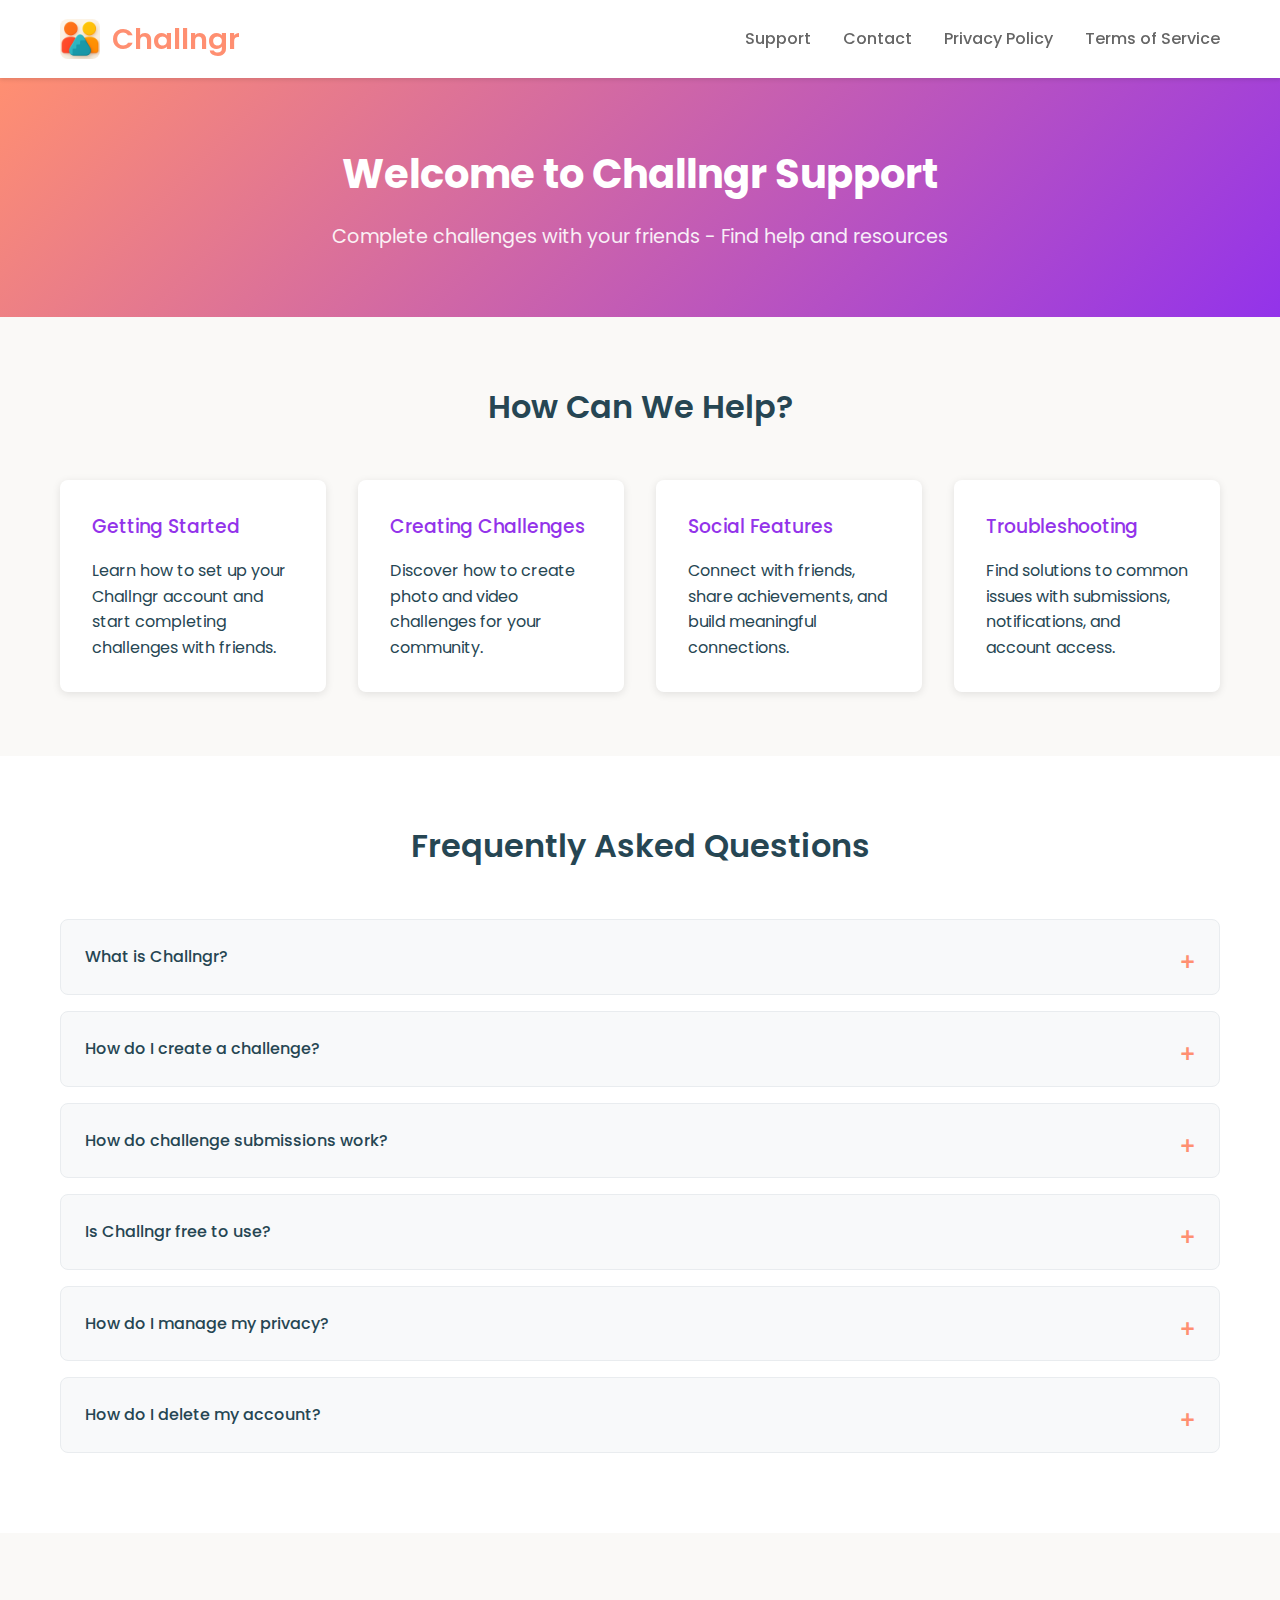
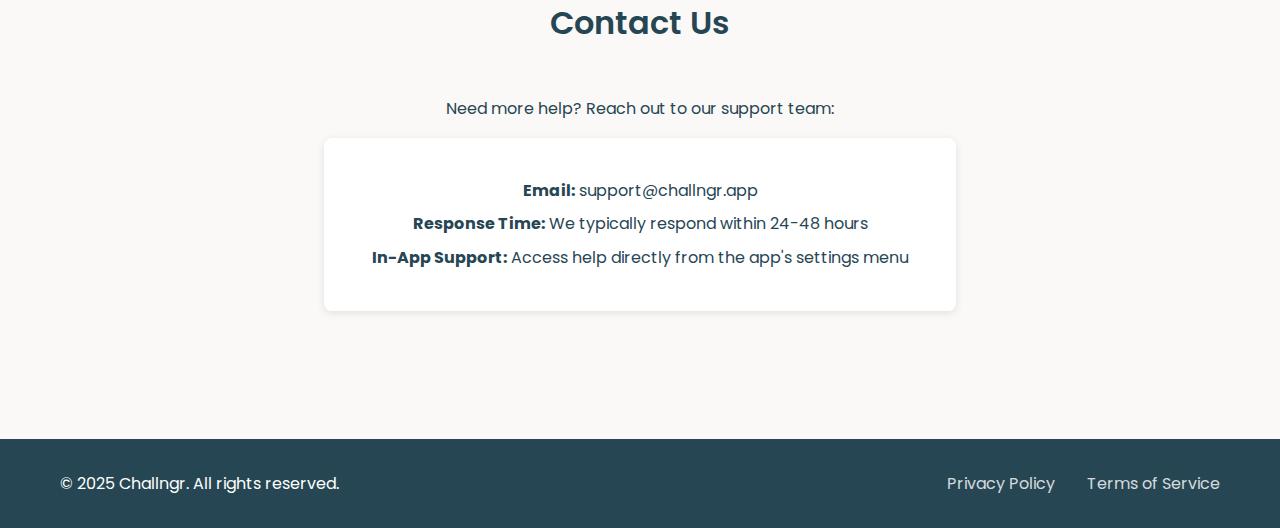
<file: index.html>
<!DOCTYPE html>
<html lang="en">
<head>
    <meta charset="UTF-8">
    <meta name="viewport" content="width=device-width, initial-scale=1.0">
    <title>Challngr - Support</title>
    <link rel="stylesheet" href="styles.css">
    <link rel="icon" type="image/png" href="favicon.png">
    <link rel="preconnect" href="https://fonts.googleapis.com">
    <link rel="preconnect" href="https://fonts.gstatic.com" crossorigin>
    <link href="https://fonts.googleapis.com/css2?family=Poppins:wght@400;500;600;700&display=swap" rel="stylesheet">
</head>
<body>
    <header>
        <div class="container">
            <div class="logo">
                <img src="icon.png" alt="Challngr Logo" width="40" height="40">
                <h1>Challngr</h1>
            </div>
            <nav>
                <a href="#support">Support</a>
                <a href="#contact">Contact</a>
                <a href="privacy.html">Privacy Policy</a>
                <a href="terms.html">Terms of Service</a>
            </nav>
        </div>
    </header>

    <main>
        <section id="hero" class="hero">
            <div class="container">
                <h2>Welcome to Challngr Support</h2>
                <p>Complete challenges with your friends - Find help and resources</p>
            </div>
        </section>

        <section id="support" class="support">
            <div class="container">
                <h2>How Can We Help?</h2>
                <div class="support-grid">
                    <div class="support-card">
                        <h3>Getting Started</h3>
                        <p>Learn how to set up your Challngr account and start completing challenges with friends.</p>
                    </div>
                    <div class="support-card">
                        <h3>Creating Challenges</h3>
                        <p>Discover how to create photo and video challenges for your community.</p>
                    </div>
                    <div class="support-card">
                        <h3>Social Features</h3>
                        <p>Connect with friends, share achievements, and build meaningful connections.</p>
                    </div>
                    <div class="support-card">
                        <h3>Troubleshooting</h3>
                        <p>Find solutions to common issues with submissions, notifications, and account access.</p>
                    </div>
                </div>
            </div>
        </section>

        <section id="faq" class="faq">
            <div class="container">
                <h2>Frequently Asked Questions</h2>
                <details>
                    <summary>What is Challngr?</summary>
                    <p>Challngr is a community-driven challenge platform that empowers users to engage in meaningful activities through photo and video challenges with friends.</p>
                </details>
                <details>
                    <summary>How do I create a challenge?</summary>
                    <p>Tap the create button, choose between photo or video challenge, add a title and description, set the duration, and invite your friends to participate.</p>
                </details>
                <details>
                    <summary>How do challenge submissions work?</summary>
                    <p>Upload photos or videos as proof of completion. Other participants can react, comment, and celebrate your achievements. Track your progress through the gamified experience.</p>
                </details>
                <details>
                    <summary>Is Challngr free to use?</summary>
                    <p>Yes, Challngr is free to download and use with all core features available to create and participate in challenges.</p>
                </details>
                <details>
                    <summary>How do I manage my privacy?</summary>
                    <p>Control who can see your challenges and submissions in Settings > Privacy. You can make challenges public, friends-only, or private.</p>
                </details>
                <details>
                    <summary>How do I delete my account?</summary>
                    <p>Go to Settings > Account > Delete Account. This will permanently remove your profile, challenges, and all associated data.</p>
                </details>
            </div>
        </section>

        <section id="contact" class="contact">
            <div class="container">
                <h2>Contact Us</h2>
                <p>Need more help? Reach out to our support team:</p>
                <div class="contact-info">
                    <p><strong>Email:</strong> support@challngr.app</p>
                    <p><strong>Response Time:</strong> We typically respond within 24-48 hours</p>
                    <p><strong>In-App Support:</strong> Access help directly from the app's settings menu</p>
                </div>
            </div>
        </section>
    </main>

    <footer>
        <div class="container">
            <p>&copy; 2025 Challngr. All rights reserved.</p>
            <div class="footer-links">
                <a href="privacy.html">Privacy Policy</a>
                <a href="terms.html">Terms of Service</a>
            </div>
        </div>
    </footer>
</body>
</html>
</file>
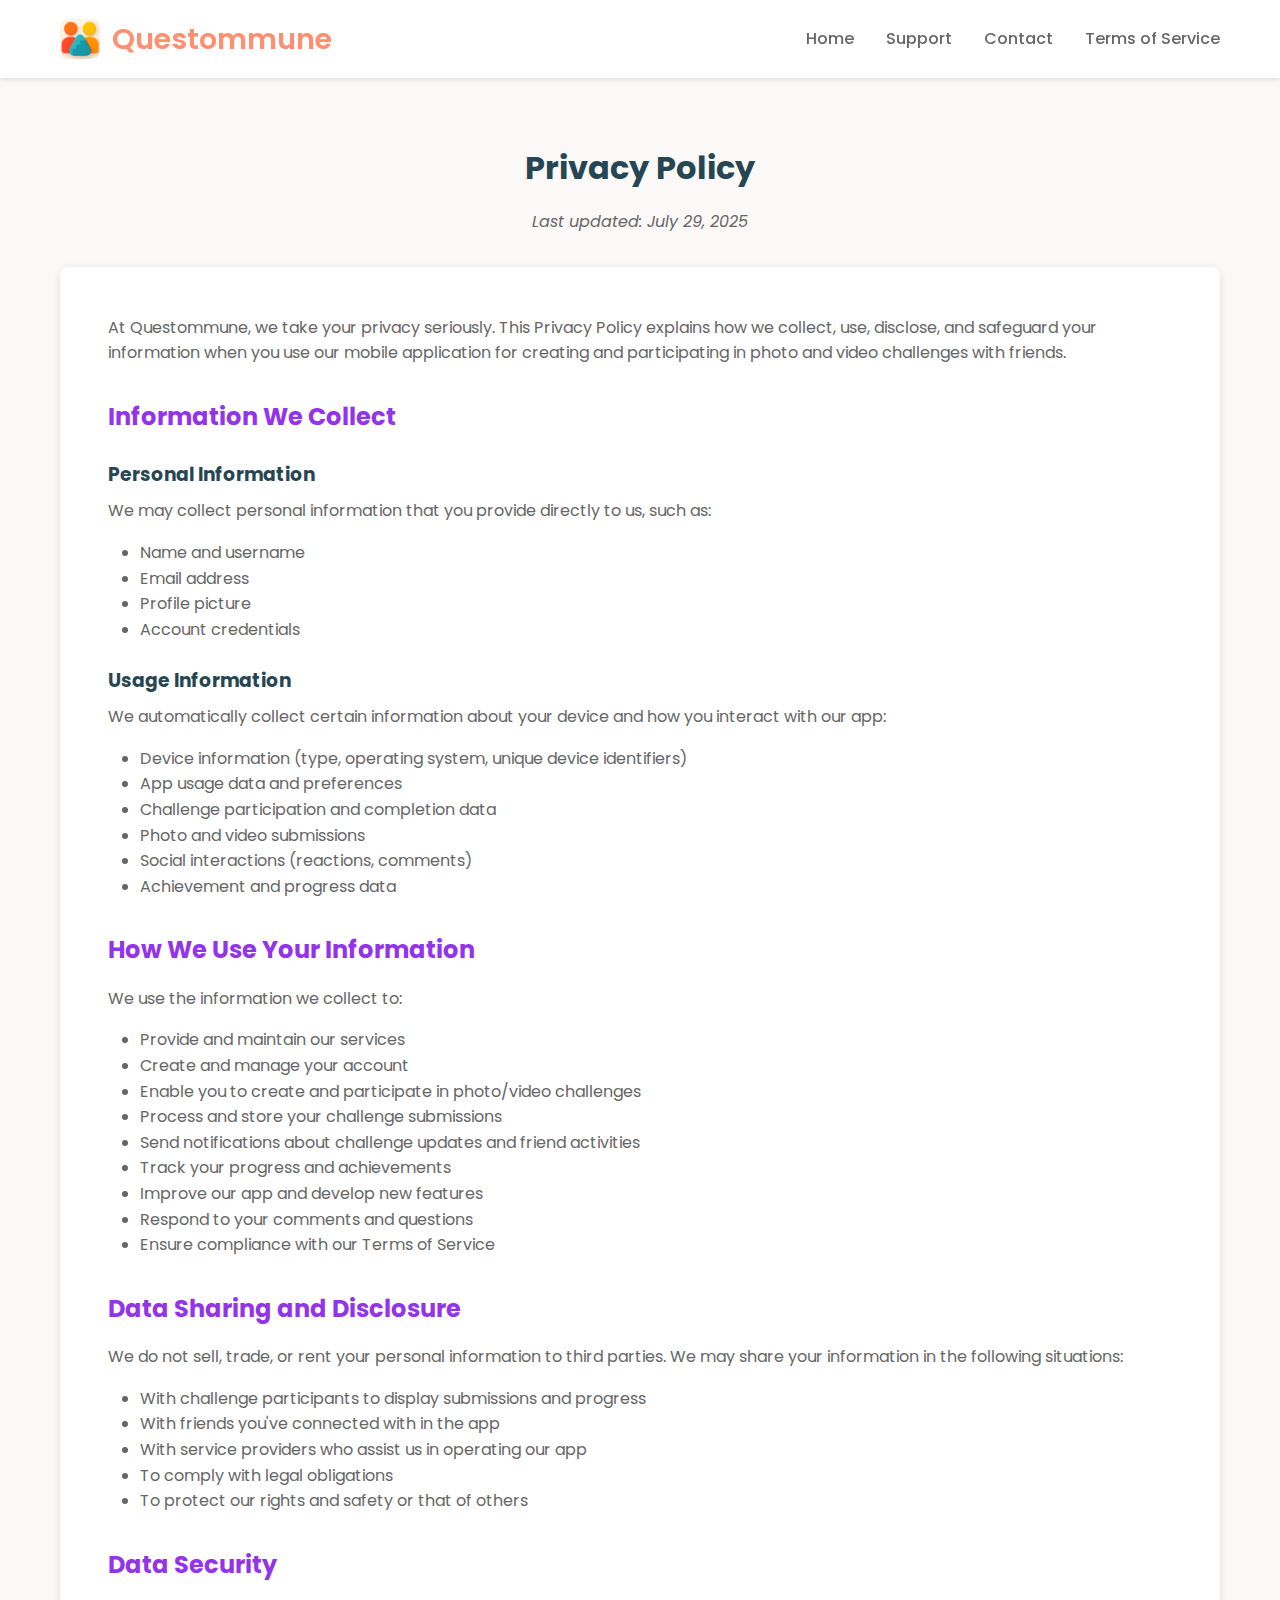
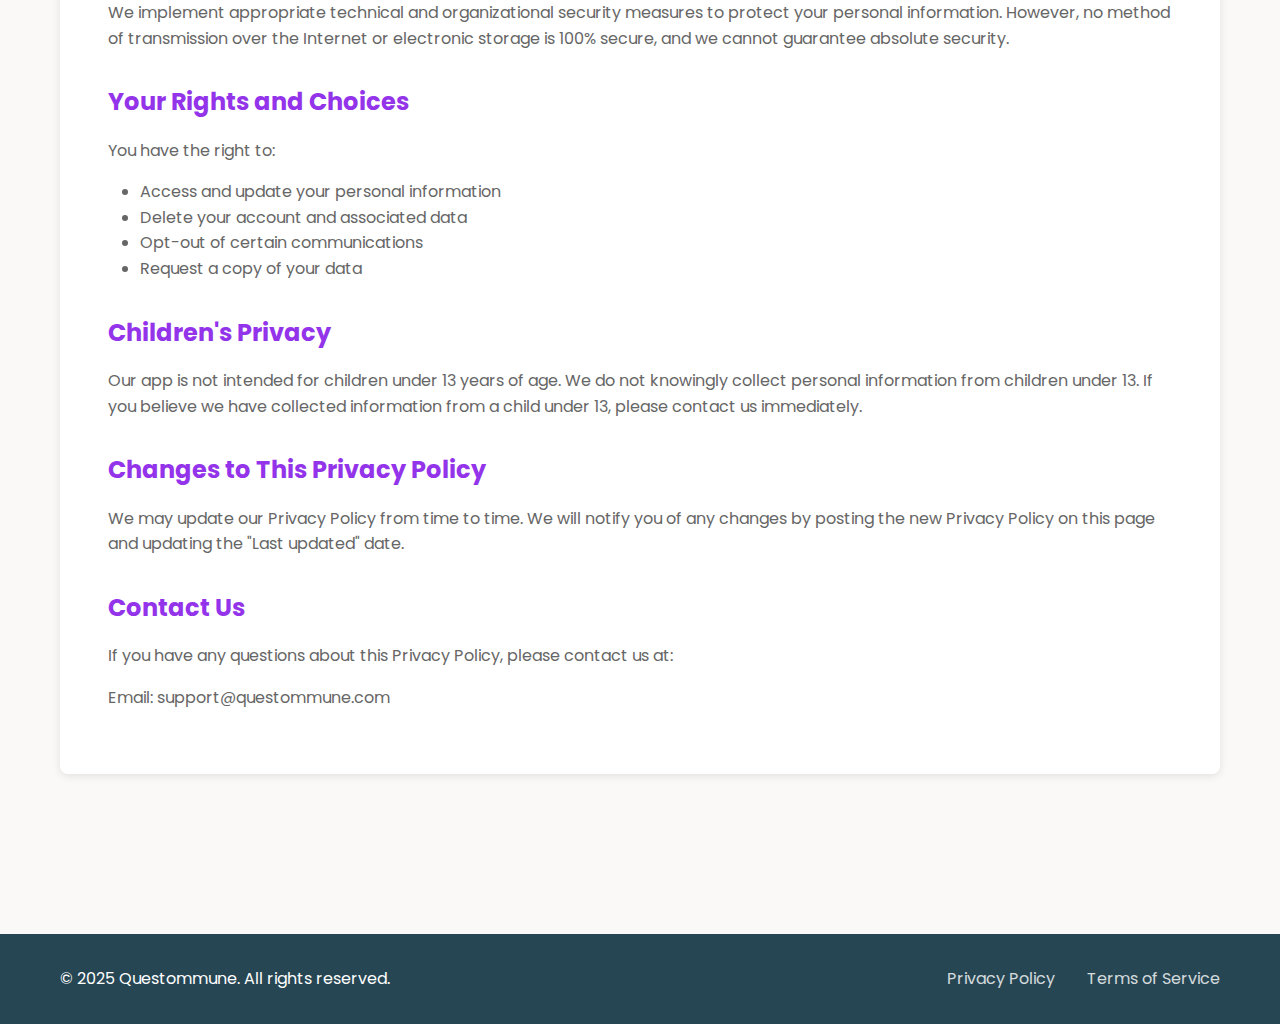
<file: privacy.html>
<!DOCTYPE html>
<html lang="en">
<head>
    <meta charset="UTF-8">
    <meta name="viewport" content="width=device-width, initial-scale=1.0">
    <title>Privacy Policy - Questommune</title>
    <link rel="stylesheet" href="styles.css">
    <link rel="icon" type="image/png" href="favicon.png">
    <link rel="preconnect" href="https://fonts.googleapis.com">
    <link rel="preconnect" href="https://fonts.gstatic.com" crossorigin>
    <link href="https://fonts.googleapis.com/css2?family=Poppins:wght@400;500;600;700&display=swap" rel="stylesheet">
    <style>
        .policy-content {
            background: white;
            padding: 3rem;
            border-radius: 8px;
            box-shadow: 0 2px 8px rgba(0,0,0,0.1);
            margin: 2rem 0;
        }
        .policy-content h2 {
            color: #9333EA;
            margin-top: 2rem;
            margin-bottom: 1rem;
        }
        .policy-content h3 {
            color: #264653;
            margin-top: 1.5rem;
            margin-bottom: 0.5rem;
        }
        .policy-content p, .policy-content ul {
            color: #666;
            margin-bottom: 1rem;
        }
        .policy-content ul {
            padding-left: 2rem;
        }
        .last-updated {
            text-align: center;
            color: #666;
            font-style: italic;
            margin-bottom: 2rem;
        }
    </style>
</head>
<body>
    <header>
        <div class="container">
            <div class="logo">
                <img src="icon.png" alt="Questommune Logo" width="40" height="40">
                <h1>Questommune</h1>
            </div>
            <nav>
                <a href="index.html">Home</a>
                <a href="index.html#support">Support</a>
                <a href="index.html#contact">Contact</a>
                <a href="terms.html">Terms of Service</a>
            </nav>
        </div>
    </header>

    <main>
        <section>
            <div class="container">
                <h1 style="text-align: center; margin-bottom: 1rem;">Privacy Policy</h1>
                <p class="last-updated">Last updated: July 29, 2025</p>
                
                <div class="policy-content">
                    <p>At Questommune, we take your privacy seriously. This Privacy Policy explains how we collect, use, disclose, and safeguard your information when you use our mobile application for creating and participating in photo and video challenges with friends.</p>

                    <h2>Information We Collect</h2>
                    
                    <h3>Personal Information</h3>
                    <p>We may collect personal information that you provide directly to us, such as:</p>
                    <ul>
                        <li>Name and username</li>
                        <li>Email address</li>
                        <li>Profile picture</li>
                        <li>Account credentials</li>
                    </ul>

                    <h3>Usage Information</h3>
                    <p>We automatically collect certain information about your device and how you interact with our app:</p>
                    <ul>
                        <li>Device information (type, operating system, unique device identifiers)</li>
                        <li>App usage data and preferences</li>
                        <li>Challenge participation and completion data</li>
                        <li>Photo and video submissions</li>
                        <li>Social interactions (reactions, comments)</li>
                        <li>Achievement and progress data</li>
                    </ul>

                    <h2>How We Use Your Information</h2>
                    <p>We use the information we collect to:</p>
                    <ul>
                        <li>Provide and maintain our services</li>
                        <li>Create and manage your account</li>
                        <li>Enable you to create and participate in photo/video challenges</li>
                        <li>Process and store your challenge submissions</li>
                        <li>Send notifications about challenge updates and friend activities</li>
                        <li>Track your progress and achievements</li>
                        <li>Improve our app and develop new features</li>
                        <li>Respond to your comments and questions</li>
                        <li>Ensure compliance with our Terms of Service</li>
                    </ul>

                    <h2>Data Sharing and Disclosure</h2>
                    <p>We do not sell, trade, or rent your personal information to third parties. We may share your information in the following situations:</p>
                    <ul>
                        <li>With challenge participants to display submissions and progress</li>
                        <li>With friends you've connected with in the app</li>
                        <li>With service providers who assist us in operating our app</li>
                        <li>To comply with legal obligations</li>
                        <li>To protect our rights and safety or that of others</li>
                    </ul>

                    <h2>Data Security</h2>
                    <p>We implement appropriate technical and organizational security measures to protect your personal information. However, no method of transmission over the Internet or electronic storage is 100% secure, and we cannot guarantee absolute security.</p>

                    <h2>Your Rights and Choices</h2>
                    <p>You have the right to:</p>
                    <ul>
                        <li>Access and update your personal information</li>
                        <li>Delete your account and associated data</li>
                        <li>Opt-out of certain communications</li>
                        <li>Request a copy of your data</li>
                    </ul>

                    <h2>Children's Privacy</h2>
                    <p>Our app is not intended for children under 13 years of age. We do not knowingly collect personal information from children under 13. If you believe we have collected information from a child under 13, please contact us immediately.</p>

                    <h2>Changes to This Privacy Policy</h2>
                    <p>We may update our Privacy Policy from time to time. We will notify you of any changes by posting the new Privacy Policy on this page and updating the "Last updated" date.</p>

                    <h2>Contact Us</h2>
                    <p>If you have any questions about this Privacy Policy, please contact us at:</p>
                    <p>Email: support@questommune.com</p>
                </div>
            </div>
        </section>
    </main>

    <footer>
        <div class="container">
            <p>&copy; 2025 Questommune. All rights reserved.</p>
            <div class="footer-links">
                <a href="privacy.html">Privacy Policy</a>
                <a href="terms.html">Terms of Service</a>
            </div>
        </div>
    </footer>
</body>
</html>
</file>
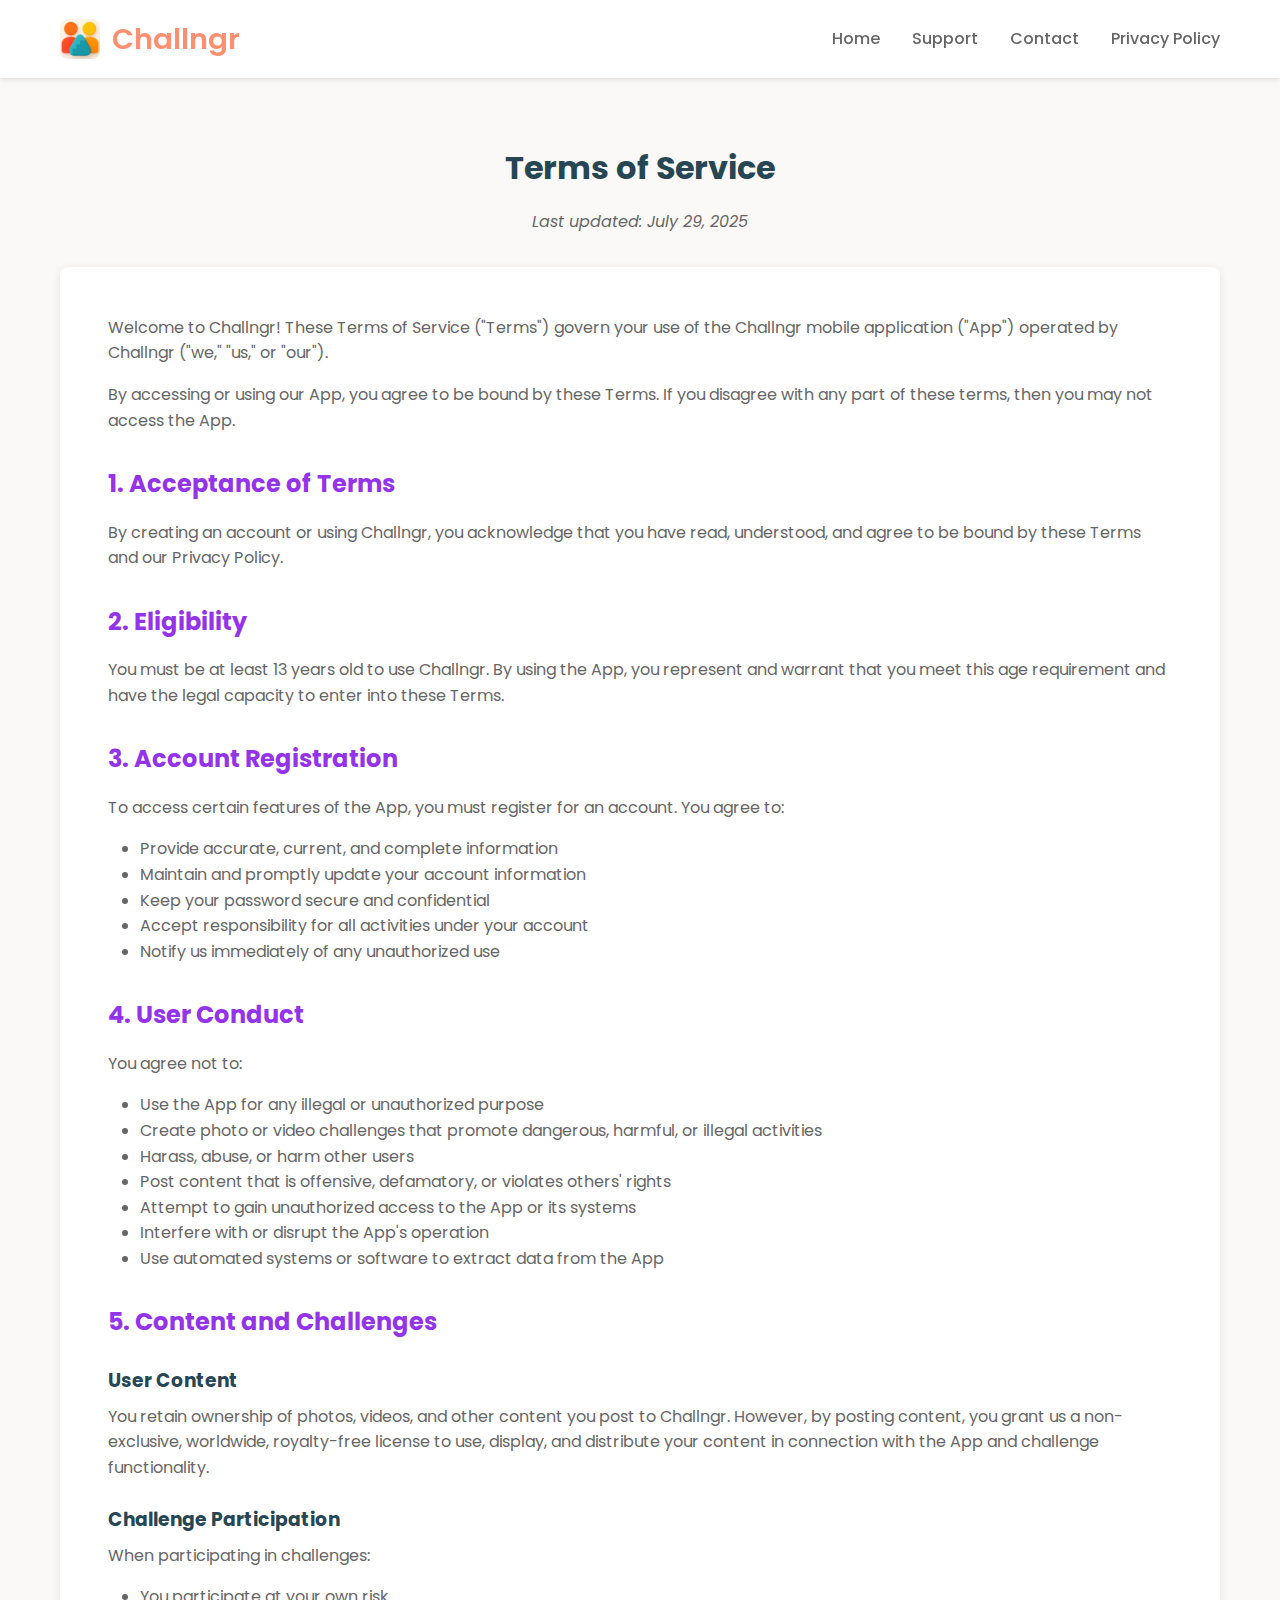
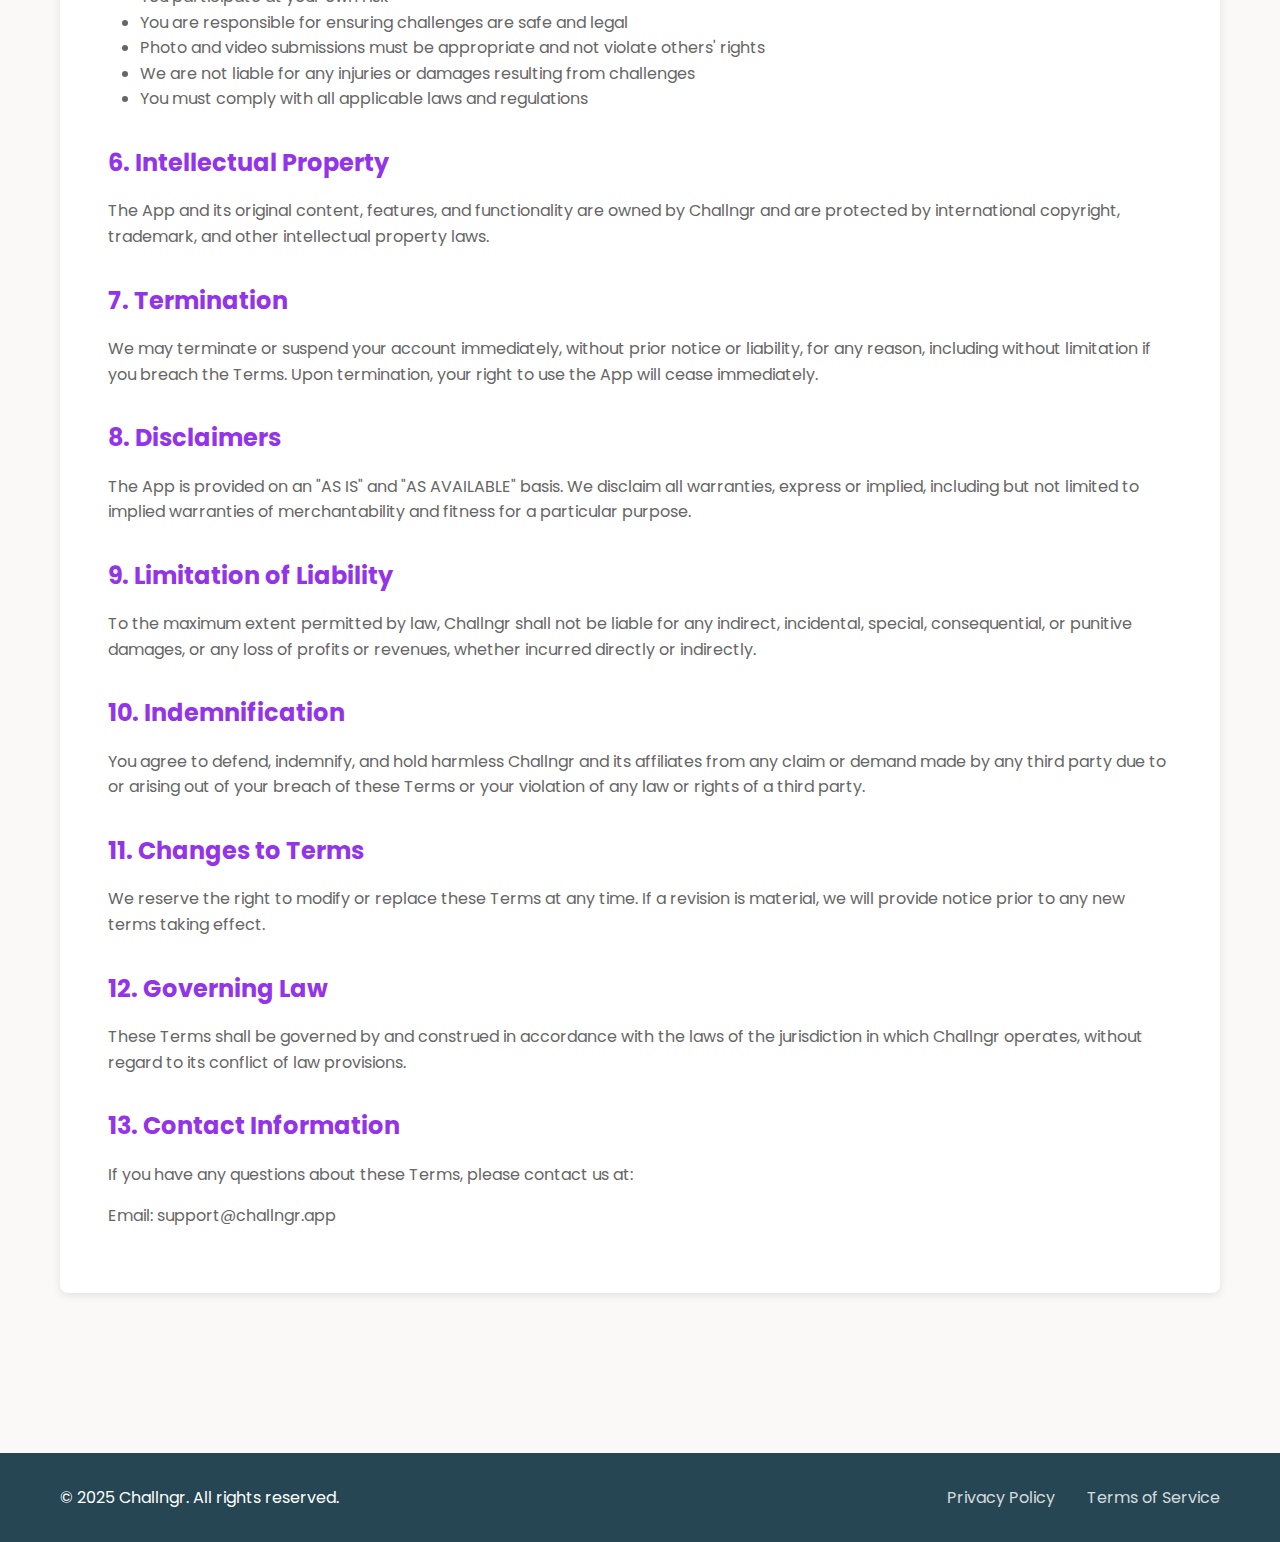
<file: terms.html>
<!DOCTYPE html>
<html lang="en">
<head>
    <meta charset="UTF-8">
    <meta name="viewport" content="width=device-width, initial-scale=1.0">
    <title>Terms of Service - Challngr</title>
    <link rel="stylesheet" href="styles.css">
    <link rel="icon" type="image/png" href="favicon.png">
    <link rel="preconnect" href="https://fonts.googleapis.com">
    <link rel="preconnect" href="https://fonts.gstatic.com" crossorigin>
    <link href="https://fonts.googleapis.com/css2?family=Poppins:wght@400;500;600;700&display=swap" rel="stylesheet">
    <style>
        .policy-content {
            background: white;
            padding: 3rem;
            border-radius: 8px;
            box-shadow: 0 2px 8px rgba(0,0,0,0.1);
            margin: 2rem 0;
        }
        .policy-content h2 {
            color: #9333EA;
            margin-top: 2rem;
            margin-bottom: 1rem;
        }
        .policy-content h3 {
            color: #264653;
            margin-top: 1.5rem;
            margin-bottom: 0.5rem;
        }
        .policy-content p, .policy-content ul {
            color: #666;
            margin-bottom: 1rem;
        }
        .policy-content ul {
            padding-left: 2rem;
        }
        .last-updated {
            text-align: center;
            color: #666;
            font-style: italic;
            margin-bottom: 2rem;
        }
    </style>
</head>
<body>
    <header>
        <div class="container">
            <div class="logo">
                <img src="icon.png" alt="Challngr Logo" width="40" height="40">
                <h1>Challngr</h1>
            </div>
            <nav>
                <a href="index.html">Home</a>
                <a href="index.html#support">Support</a>
                <a href="index.html#contact">Contact</a>
                <a href="privacy.html">Privacy Policy</a>
            </nav>
        </div>
    </header>

    <main>
        <section>
            <div class="container">
                <h1 style="text-align: center; margin-bottom: 1rem;">Terms of Service</h1>
                <p class="last-updated">Last updated: July 29, 2025</p>
                
                <div class="policy-content">
                    <p>Welcome to Challngr! These Terms of Service ("Terms") govern your use of the Challngr mobile application ("App") operated by Challngr ("we," "us," or "our").</p>
                    <p>By accessing or using our App, you agree to be bound by these Terms. If you disagree with any part of these terms, then you may not access the App.</p>

                    <h2>1. Acceptance of Terms</h2>
                    <p>By creating an account or using Challngr, you acknowledge that you have read, understood, and agree to be bound by these Terms and our Privacy Policy.</p>

                    <h2>2. Eligibility</h2>
                    <p>You must be at least 13 years old to use Challngr. By using the App, you represent and warrant that you meet this age requirement and have the legal capacity to enter into these Terms.</p>

                    <h2>3. Account Registration</h2>
                    <p>To access certain features of the App, you must register for an account. You agree to:</p>
                    <ul>
                        <li>Provide accurate, current, and complete information</li>
                        <li>Maintain and promptly update your account information</li>
                        <li>Keep your password secure and confidential</li>
                        <li>Accept responsibility for all activities under your account</li>
                        <li>Notify us immediately of any unauthorized use</li>
                    </ul>

                    <h2>4. User Conduct</h2>
                    <p>You agree not to:</p>
                    <ul>
                        <li>Use the App for any illegal or unauthorized purpose</li>
                        <li>Create photo or video challenges that promote dangerous, harmful, or illegal activities</li>
                        <li>Harass, abuse, or harm other users</li>
                        <li>Post content that is offensive, defamatory, or violates others' rights</li>
                        <li>Attempt to gain unauthorized access to the App or its systems</li>
                        <li>Interfere with or disrupt the App's operation</li>
                        <li>Use automated systems or software to extract data from the App</li>
                    </ul>

                    <h2>5. Content and Challenges</h2>
                    <h3>User Content</h3>
                    <p>You retain ownership of photos, videos, and other content you post to Challngr. However, by posting content, you grant us a non-exclusive, worldwide, royalty-free license to use, display, and distribute your content in connection with the App and challenge functionality.</p>
                    
                    <h3>Challenge Participation</h3>
                    <p>When participating in challenges:</p>
                    <ul>
                        <li>You participate at your own risk</li>
                        <li>You are responsible for ensuring challenges are safe and legal</li>
                        <li>Photo and video submissions must be appropriate and not violate others' rights</li>
                        <li>We are not liable for any injuries or damages resulting from challenges</li>
                        <li>You must comply with all applicable laws and regulations</li>
                    </ul>

                    <h2>6. Intellectual Property</h2>
                    <p>The App and its original content, features, and functionality are owned by Challngr and are protected by international copyright, trademark, and other intellectual property laws.</p>

                    <h2>7. Termination</h2>
                    <p>We may terminate or suspend your account immediately, without prior notice or liability, for any reason, including without limitation if you breach the Terms. Upon termination, your right to use the App will cease immediately.</p>

                    <h2>8. Disclaimers</h2>
                    <p>The App is provided on an "AS IS" and "AS AVAILABLE" basis. We disclaim all warranties, express or implied, including but not limited to implied warranties of merchantability and fitness for a particular purpose.</p>

                    <h2>9. Limitation of Liability</h2>
                    <p>To the maximum extent permitted by law, Challngr shall not be liable for any indirect, incidental, special, consequential, or punitive damages, or any loss of profits or revenues, whether incurred directly or indirectly.</p>

                    <h2>10. Indemnification</h2>
                    <p>You agree to defend, indemnify, and hold harmless Challngr and its affiliates from any claim or demand made by any third party due to or arising out of your breach of these Terms or your violation of any law or rights of a third party.</p>

                    <h2>11. Changes to Terms</h2>
                    <p>We reserve the right to modify or replace these Terms at any time. If a revision is material, we will provide notice prior to any new terms taking effect.</p>

                    <h2>12. Governing Law</h2>
                    <p>These Terms shall be governed by and construed in accordance with the laws of the jurisdiction in which Challngr operates, without regard to its conflict of law provisions.</p>

                    <h2>13. Contact Information</h2>
                    <p>If you have any questions about these Terms, please contact us at:</p>
                    <p>Email: support@challngr.app</p>
                </div>
            </div>
        </section>
    </main>

    <footer>
        <div class="container">
            <p>&copy; 2025 Challngr. All rights reserved.</p>
            <div class="footer-links">
                <a href="privacy.html">Privacy Policy</a>
                <a href="terms.html">Terms of Service</a>
            </div>
        </div>
    </footer>
</body>
</html>
</file>
<file: styles.css>
* {
    margin: 0;
    padding: 0;
    box-sizing: border-box;
}

body {
    font-family: 'Poppins', -apple-system, BlinkMacSystemFont, 'Segoe UI', Roboto, sans-serif;
    line-height: 1.6;
    color: #264653;
    background-color: #FAF9F7;
}

.container {
    max-width: 1200px;
    margin: 0 auto;
    padding: 0 20px;
}

header {
    background-color: #fff;
    box-shadow: 0 2px 4px rgba(0,0,0,0.1);
    position: sticky;
    top: 0;
    z-index: 100;
}

header .container {
    display: flex;
    justify-content: space-between;
    align-items: center;
    padding: 1rem 20px;
}

.logo {
    display: flex;
    align-items: center;
    gap: 0.75rem;
}

.logo img {
    border-radius: 8px;
}

header h1 {
    color: #FF8F71;
    font-size: 1.8rem;
    font-weight: 600;
}

nav {
    display: flex;
    gap: 2rem;
}

nav a {
    text-decoration: none;
    color: #666;
    font-weight: 500;
    transition: color 0.3s;
}

nav a:hover {
    color: #FF8F71;
}

.hero {
    background: linear-gradient(135deg, #FF8F71 0%, #9333EA 100%);
    color: white;
    padding: 4rem 0;
    text-align: center;
}

.hero h2 {
    font-size: 2.5rem;
    margin-bottom: 1rem;
}

.hero p {
    font-size: 1.2rem;
    opacity: 0.9;
}

section {
    padding: 4rem 0;
}

.support h2, .faq h2, .contact h2 {
    text-align: center;
    font-size: 2rem;
    margin-bottom: 3rem;
    color: #264653;
    font-weight: 600;
}

.support-grid {
    display: grid;
    grid-template-columns: repeat(auto-fit, minmax(250px, 1fr));
    gap: 2rem;
}

.support-card {
    background: white;
    padding: 2rem;
    border-radius: 8px;
    box-shadow: 0 2px 8px rgba(0,0,0,0.1);
    transition: transform 0.3s, box-shadow 0.3s;
}

.support-card:hover {
    transform: translateY(-5px);
    box-shadow: 0 4px 16px rgba(0,0,0,0.15);
}

.support-card h3 {
    color: #9333EA;
    margin-bottom: 1rem;
    font-weight: 500;
}

.faq {
    background-color: #fff;
}

.faq details {
    background: #f8f9fa;
    margin-bottom: 1rem;
    padding: 1.5rem;
    border-radius: 8px;
    border: 1px solid #e9ecef;
}

.faq summary {
    font-weight: 500;
    cursor: pointer;
    color: #264653;
    list-style: none;
    position: relative;
    padding-right: 2rem;
}

.faq summary::after {
    content: '+';
    position: absolute;
    right: 0;
    top: 0;
    font-size: 1.5rem;
    color: #FF8F71;
}

.faq details[open] summary::after {
    content: '−';
}

.faq details p {
    margin-top: 1rem;
    color: #666;
}

.contact {
    text-align: center;
}

.contact-info {
    background: white;
    display: inline-block;
    padding: 2rem 3rem;
    border-radius: 8px;
    box-shadow: 0 2px 8px rgba(0,0,0,0.1);
    margin-top: 1rem;
}

.contact-info p {
    margin: 0.5rem 0;
}

footer {
    background-color: #264653;
    color: white;
    padding: 2rem 0;
    margin-top: 4rem;
}

footer .container {
    display: flex;
    justify-content: space-between;
    align-items: center;
}

.footer-links {
    display: flex;
    gap: 2rem;
}

.footer-links a {
    color: white;
    text-decoration: none;
    opacity: 0.8;
    transition: opacity 0.3s;
}

.footer-links a:hover {
    opacity: 1;
}

@media (max-width: 768px) {
    header .container {
        flex-direction: column;
        gap: 1rem;
    }
    
    .logo {
        margin-bottom: 0.5rem;
    }
    
    nav {
        flex-wrap: wrap;
        gap: 1rem;
        justify-content: center;
    }
    
    .hero h2 {
        font-size: 2rem;
    }
    
    .support-grid {
        grid-template-columns: 1fr;
    }
    
    footer .container {
        flex-direction: column;
        gap: 1rem;
        text-align: center;
    }
}
</file>
